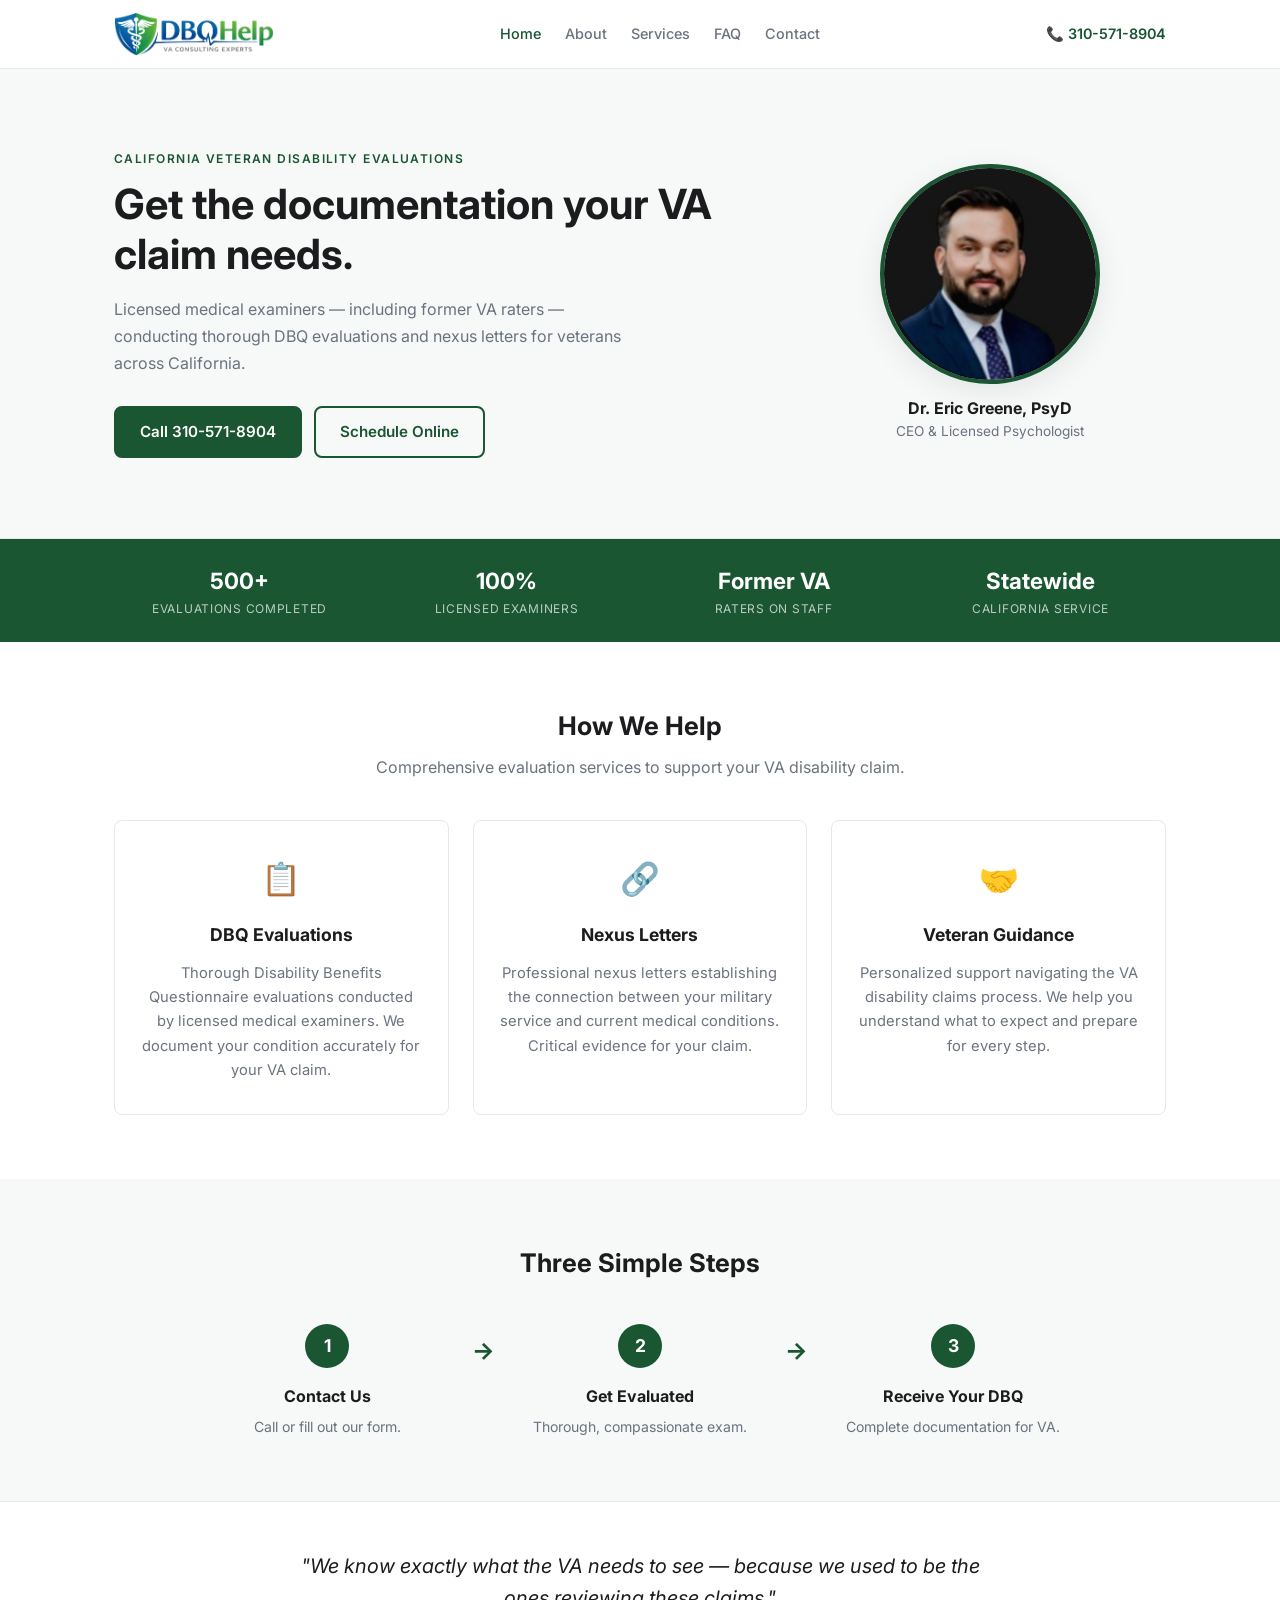
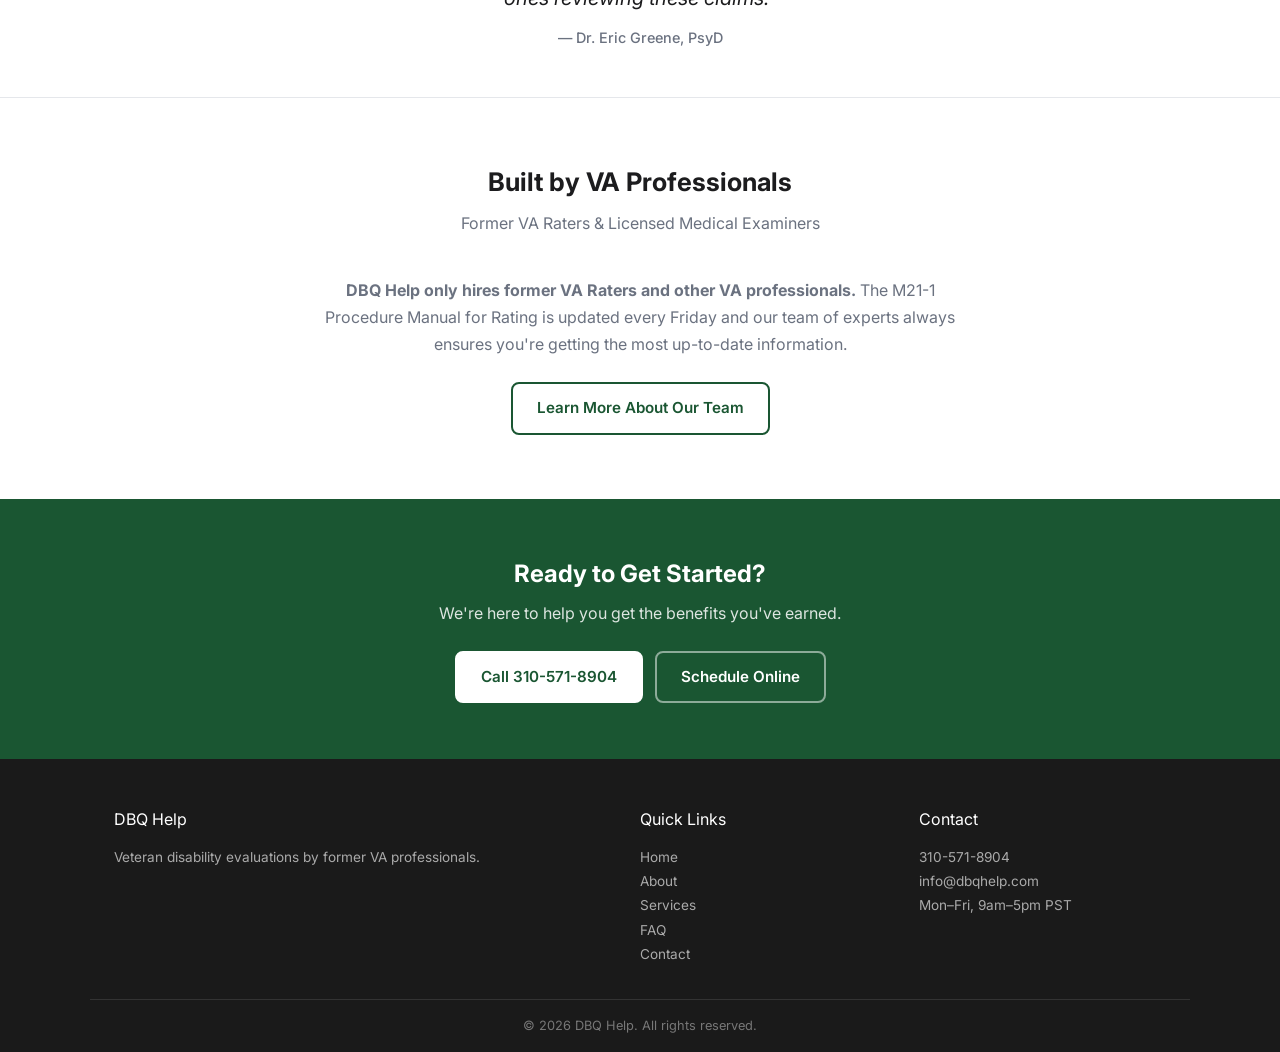
<file: index.html>
<!DOCTYPE html>
<html lang="en">
<head>
  <meta charset="UTF-8">
  <meta name="viewport" content="width=device-width, initial-scale=1.0">
  <title>DBQ Help — Expert Disability Evaluations for California Veterans</title>
  <meta name="description" content="Licensed medical examiners helping California veterans with DBQ evaluations, nexus letters, and VA disability claims. Former VA raters on staff.">
  <meta name="geo.region" content="US-CA">
  <meta name="geo.placename" content="Sacramento, California">
  <link rel="icon" href="favicon.ico">
  <link rel="apple-touch-icon" href="apple-touch-icon.png">
  <link rel="canonical" href="https://dbqhelp.com/">
  <script type="application/ld+json">{
    "@context": "https://schema.org",
    "@type": "MedicalBusiness",
    "name": "DBQ Help",
    "url": "https://dbqhelp.com",
    "telephone": "+1-310-571-8904",
    "email": "info@dbqhelp.com",
    "areaServed": { "@type": "State", "name": "California" },
    "description": "Expert DBQ evaluations and nexus letters for California veterans by former VA professionals."
  }</script>
  <link href="https://fonts.googleapis.com/css2?family=Inter:wght@400;500;600;700&display=swap" rel="stylesheet">
  <link href="cup-bundle.css" rel="stylesheet">
  <link href="cup.css" rel="stylesheet">
  <link href="dbq-a.css" rel="stylesheet">
  <script src="cup.js" type="module"></script>
</head>
<body>

  <a href="#main" class="skip-link">Skip to main content</a>

  <!-- Header: white, thin border -->
  <header class="site-header">
    <div class="site-header__inner container">
      <a href="index.html" class="site-header__logo" aria-label="DBQ Help Home">
        <img src="logo.png" alt="DBQ Help" height="48">
      </a>
      <nav class="site-header__nav" aria-label="Main navigation">
        <a href="index.html" aria-current="page">Home</a>
        <a href="about.html">About</a>
        <a href="services.html">Services</a>
        <a href="faq.html">FAQ</a>
        <a href="contact.html">Contact</a>
      </nav>
      <a href="tel:+13105718904" class="site-header__phone">📞 310-571-8904</a>
    </div>
  </header>

  <main id="main">

    <!-- HERO A: Split layout — text LEFT, Dr. Greene photo RIGHT -->
    <section class="hero" aria-labelledby="hero-heading">
      <div class="hero__inner container">
        <div class="hero__content">
          <p class="hero__eyebrow">California Veteran Disability Evaluations</p>
          <h1 id="hero-heading">Get the documentation your VA claim needs.</h1>
          <p class="hero__sub">Licensed medical examiners — including former VA raters — conducting thorough DBQ evaluations and nexus letters for veterans across California.</p>
          <div class="hero__actions">
            <a href="tel:+13105718904" class="btn btn--primary">Call 310-571-8904</a>
            <a href="contact.html" class="btn btn--outline">Schedule Online</a>
          </div>
        </div>
        <div class="hero__person">
          <div class="hero__photo">
            <img src="img/dr-greene.png" alt="Dr. Eric Greene, PsyD" width="436" height="436">
          </div>
          <p class="hero__name">Dr. Eric Greene, PsyD</p>
          <p class="hero__title">CEO &amp; Licensed Psychologist</p>
        </div>
      </div>
    </section>

    <!-- UNIQUE TO A: Stats bar with numbers -->
    <section class="stats-bar" aria-label="Key facts">
      <div class="stats-bar__inner container">
        <div class="stats-bar__item">
          <span class="stats-bar__number">500+</span>
          <span class="stats-bar__label">Evaluations Completed</span>
        </div>
        <div class="stats-bar__item">
          <span class="stats-bar__number">100%</span>
          <span class="stats-bar__label">Licensed Examiners</span>
        </div>
        <div class="stats-bar__item">
          <span class="stats-bar__number">Former VA</span>
          <span class="stats-bar__label">Raters on Staff</span>
        </div>
        <div class="stats-bar__item">
          <span class="stats-bar__number">Statewide</span>
          <span class="stats-bar__label">California Service</span>
        </div>
      </div>
    </section>

    <!-- Services: cards with emoji icons -->
    <section class="section" aria-labelledby="services-heading">
      <div class="container">
        <div class="section__header">
          <h2 id="services-heading">How We Help</h2>
          <p>Comprehensive evaluation services to support your VA disability claim.</p>
        </div>
        <div class="card-grid">
          <div class="card">
            <div class="card__icon">📋</div>
            <h3>DBQ Evaluations</h3>
            <p>Thorough Disability Benefits Questionnaire evaluations conducted by licensed medical examiners. We document your condition accurately for your VA claim.</p>
          </div>
          <div class="card">
            <div class="card__icon">🔗</div>
            <h3>Nexus Letters</h3>
            <p>Professional nexus letters establishing the connection between your military service and current medical conditions. Critical evidence for your claim.</p>
          </div>
          <div class="card">
            <div class="card__icon">🤝</div>
            <h3>Veteran Guidance</h3>
            <p>Personalized support navigating the VA disability claims process. We help you understand what to expect and prepare for every step.</p>
          </div>
        </div>
      </div>
    </section>

    <!-- Process: horizontal with arrows -->
    <section class="section section--alt" aria-labelledby="process-heading">
      <div class="container">
        <div class="section__header">
          <h2 id="process-heading">Three Simple Steps</h2>
        </div>
        <div class="steps">
          <div class="step">
            <div class="step__num">1</div>
            <h3>Contact Us</h3>
            <p>Call or fill out our form.</p>
          </div>
          <div class="step__arrow" aria-hidden="true">→</div>
          <div class="step">
            <div class="step__num">2</div>
            <h3>Get Evaluated</h3>
            <p>Thorough, compassionate exam.</p>
          </div>
          <div class="step__arrow" aria-hidden="true">→</div>
          <div class="step">
            <div class="step__num">3</div>
            <h3>Receive Your DBQ</h3>
            <p>Complete documentation for VA.</p>
          </div>
        </div>
      </div>
    </section>

    <!-- Inline quote — small, elegant, NO photo -->
    <section class="quote-section" aria-label="Message from Dr. Greene">
      <div class="container">
        <blockquote class="quote-block">
          <p>"We know exactly what the VA needs to see — because we used to be the ones reviewing these claims."</p>
          <footer>— Dr. Eric Greene, PsyD</footer>
        </blockquote>
      </div>
    </section>

    <!-- Team -->
    <section class="section" aria-labelledby="team-heading">
      <div class="container">
        <div class="section__header">
          <h2 id="team-heading">Built by VA Professionals</h2>
          <p>Former VA Raters &amp; Licensed Medical Examiners</p>
        </div>
        <div class="team-note">
          <p><strong>DBQ Help only hires former VA Raters and other VA professionals.</strong> The M21-1 Procedure Manual for Rating is updated every Friday and our team of experts always ensures you're getting the most up-to-date information.</p>
          <a href="about.html" class="btn btn--outline">Learn More About Our Team</a>
        </div>
      </div>
    </section>

    <!-- CTA -->
    <section class="cta" aria-labelledby="cta-heading">
      <div class="container">
        <h2 id="cta-heading">Ready to Get Started?</h2>
        <p>We're here to help you get the benefits you've earned.</p>
        <div class="cta__actions">
          <a href="tel:+13105718904" class="btn btn--white">Call 310-571-8904</a>
          <a href="contact.html" class="btn btn--outline-white">Schedule Online</a>
        </div>
      </div>
    </section>

  </main>

  <footer class="site-footer">
    <div class="site-footer__inner container">
      <div class="site-footer__col">
        <h3>DBQ Help</h3>
        <p>Veteran disability evaluations by former VA professionals.</p>
      </div>
      <div class="site-footer__col">
        <h3>Quick Links</h3>
        <a href="index.html">Home</a>
        <a href="about.html">About</a>
        <a href="services.html">Services</a>
        <a href="faq.html">FAQ</a>
        <a href="contact.html">Contact</a>
      </div>
      <div class="site-footer__col">
        <h3>Contact</h3>
        <p><a href="tel:+13105718904">310-571-8904</a></p>
        <p><a href="mailto:info@dbqhelp.com">info@dbqhelp.com</a></p>
        <p>Mon–Fri, 9am–5pm PST</p>
      </div>
    </div>
    <div class="site-footer__bottom"><p>&copy; 2026 DBQ Help. All rights reserved.</p></div>
  </footer>
  <script src="dbq-app.js"></script>
  <script async src="https://www.googletagmanager.com/gtag/js?id=G-XXXXXXXXXX"></script>
  <script>window.dataLayer=window.dataLayer||[];function gtag(){dataLayer.push(arguments)}gtag("js",new Date);gtag("config","G-XXXXXXXXXX")</script>
  <script>
  /* Cache-buster: reloads once when version.txt changes */
  (function(){
    if(navigator.userAgent.match(/bot|crawl|spider|slurp|Googlebot/i))return;
    fetch('version.txt',{cache:'no-store'}).then(function(r){return r.text()}).then(function(v){
      v=v.trim();var k='dbq_v';var old=localStorage.getItem(k);
      if(!old){localStorage.setItem(k,v);return}
      if(old!==v){localStorage.setItem(k,v);location.reload()}
    }).catch(function(){})
  })()
  </script>
</body>
</html>
</file>
<file: cup-bundle.css>
/* cup-core production bundle — single file, no @import waterfall */
/* Generated: 2026-04-17 — includes: reset, tokens, a11y, nano, micro, components, motion, responsive, print, light theme */
/* Excluded: dark.css (unused — site is light-only) */

/* Explicit layer order: cup-override LAST so dbq-theme.css overrides default theme */
@layer cup-reset, cup-tokens, cup-nano, cup-micro, cup-component, cup-motion, cup-theme, cup-override;

/* === reset.css === */
/* cup-core/reset.css — Minimal Reset
 * Opinionated defaults for consistent cross-browser rendering.
 * Does not fight the platform — just normalizes the gaps. */

@layer cup-reset {
  *,
  *::before,
  *::after {
    box-sizing: border-box;
  }

  * {
    margin: 0;
    padding: 0;
  }

  html {
    color-scheme: dark light;
    -webkit-text-size-adjust: 100%;
    -moz-text-size-adjust: 100%;
    text-size-adjust: 100%;
    -webkit-font-smoothing: antialiased;
    -moz-osx-font-smoothing: grayscale;
  }

  body {
    font-family: var(--cup-font-family);
    font-size: var(--cup-font-size-base);
    line-height: var(--cup-line-height);
    color: var(--cup-color-on-surface);
    background-color: var(--cup-color-surface);
  }

  img,
  picture,
  video,
  canvas,
  svg {
    display: block;
    max-width: 100%;
  }

  input,
  button,
  textarea,
  select {
    font: inherit;
    color: inherit;
  }

  button {
    cursor: pointer;
    border: none;
    background: none;
  }

  a {
    color: inherit;
    text-decoration: none;
  }

  ul,
  ol {
    list-style: none;
  }

  table {
    border-collapse: collapse;
    border-spacing: 0;
  }

  h1, h2, h3, h4, h5, h6 {
    font-size: inherit;
    font-weight: inherit;
  }

  fieldset {
    border: none;
  }

  /* Remove default summary marker */
  summary {
    cursor: pointer;
  }

  /* Hidden but accessible */
  .cup-sr-only {
    position: absolute;
    width: 1px;
    height: 1px;
    padding: 0;
    margin: -1px;
    overflow: hidden;
    clip: rect(0, 0, 0, 0);
    white-space: nowrap;
    border: 0;
  }
}


/* === tokens.css === */
/* cup-core/tokens.css — Design Tokens
 * All visual decisions as CSS custom properties.
 * Override at any scope to customize. */

@layer cup-tokens {
:root {
  /* ── Color: Semantic, not decorative ── */
  --cup-color-surface:      #1a1a2e;
  --cup-color-on-surface:   #e0e0e0;
  --cup-color-surface-alt:  #16213e;
  --cup-color-primary:      #4fc3f7;
  --cup-color-on-primary:   #000000;
  --cup-color-secondary:    #b0bec5;
  --cup-color-error:        #ef5350;
  --cup-color-on-error:     #ffffff;
  --cup-color-success:      #66bb6a;
  --cup-color-warning:      #ffa726;
  --cup-color-info:         #29b6f6;
  --cup-color-border:       #333333;
  --cup-color-focus:        #4fc3f7;
  --cup-color-disabled:     #555555;
  --cup-color-on-disabled:  #999999;
  --cup-color-placeholder:  #888888;

  /* ── Spacing: Consistent rhythm ── */
  --cup-space-2xs: 0.125rem;  /*  2px */
  --cup-space-xs:  0.25rem;   /*  4px */
  --cup-space-sm:  0.5rem;    /*  8px */
  --cup-space-md:  1rem;      /* 16px */
  --cup-space-lg:  1.5rem;    /* 24px */
  --cup-space-xl:  2rem;      /* 32px */
  --cup-space-2xl: 3rem;      /* 48px */

  /* ── Typography ── */
  --cup-font-family:       system-ui, -apple-system, 'Segoe UI', Roboto, sans-serif;
  --cup-font-family-mono:  ui-monospace, 'Cascadia Code', 'Fira Code', monospace;
  --cup-font-size-xs:   0.75rem;    /* 12px */
  --cup-font-size-sm:   0.875rem;   /* 14px */
  --cup-font-size-base: 1rem;       /* 16px */
  --cup-font-size-lg:   1.25rem;    /* 20px */
  --cup-font-size-xl:   1.5rem;     /* 24px */
  --cup-font-size-2xl:  2rem;       /* 32px */
  --cup-font-weight-normal: 400;
  --cup-font-weight-medium: 500;
  --cup-font-weight-bold:   700;
  --cup-line-height:        1.5;
  --cup-line-height-tight:  1.25;

  /* ── Shape ── */
  --cup-radius-sm:   4px;
  --cup-radius-md:   8px;
  --cup-radius-lg:   12px;
  --cup-radius-full: 9999px;

  /* ── Motion ── */
  --cup-transition-fast:   150ms ease;
  --cup-transition-normal: 250ms ease;
  --cup-transition-slow:   400ms ease;
  --cup-easing-spring:     cubic-bezier(.34, 1.56, .64, 1);
  --cup-easing-bounce:     cubic-bezier(.34, .66, .66, 1);
  --cup-easing-smooth:     cubic-bezier(.4, 0, .2, 1);

  /* ── Breakpoints (used via @media) ── */
  --cup-bp-sm:  640px;
  --cup-bp-md:  768px;
  --cup-bp-lg: 1024px;
  --cup-bp-xl: 1280px;

  /* ── Elevation ── */
  --cup-shadow-color: 0 0% 0%;
  --cup-shadow-sm:  0  1px  2px hsl(var(--cup-shadow-color) / 0.3);
  --cup-shadow-md:  0  4px  8px hsl(var(--cup-shadow-color) / 0.3);
  --cup-shadow-lg:  0  8px 24px hsl(var(--cup-shadow-color) / 0.3);
  --cup-shadow-xl:  0 16px 48px hsl(var(--cup-shadow-color) / 0.4);

  /* ── Touch Target ── */
  --cup-touch-min: 44px;

  /* ── Z-Index Scale ── */
  --cup-z-dropdown: 100;
  --cup-z-sticky:   200;
  --cup-z-overlay:  300;
  --cup-z-modal:    400;
  --cup-z-toast:    500;
}
} /* end @layer cup-tokens */


/* === a11y.css === */
/* cup-core/a11y.css — Accessibility Utilities
 * Focus rings, reduced motion, high contrast, screen reader helpers. */

@layer cup-nano {

  /* ── Focus Ring ── */
  :focus-visible {
    outline: 2px solid var(--cup-color-focus);
    outline-offset: 2px;
  }

  /* Remove outline for mouse users */
  :focus:not(:focus-visible) {
    outline: none;
  }

  /* ── Reduced Motion ── */
  @media (prefers-reduced-motion: reduce) {
    *,
    *::before,
    *::after {
      animation-duration: 0.01ms !important;
      animation-iteration-count: 1 !important;
      transition-duration: 0.01ms !important;
      scroll-behavior: auto !important;
    }
  }

  /* ── High Contrast ── */
  @media (forced-colors: active) {
    .cup-input {
      border: 1px solid ButtonText;
    }

    .cup-input:focus-visible {
      outline: 2px solid Highlight;
    }

    .cup-error {
      color: LinkText;
    }
  }

  /* ── Increased Contrast ── */
  @media (prefers-contrast: more) {
    :root {
      --cup-color-border: #666666;
      --cup-color-placeholder: #aaaaaa;
    }

    .cup-button {
      border-width: 2px;
    }

    .cup-input {
      border-width: 2px;
    }
  }

  /* ── Hit Fill ── */
  /* Stretch interactive element to fill flex/grid parent height.
   * Content stays centered. No sibling disruption.
   * Use on links, buttons, icons inside flex containers
   * where the visual element is smaller than the ideal hit area. */
  .cup-hit-fill {
    align-self: stretch;
    display: inline-flex;
    align-items: center;
  }

  /* ── Skip Link ── */
  .cup-skip-link {
    position: absolute;
    top: -100%;
    left: var(--cup-space-md);
    padding: var(--cup-space-sm) var(--cup-space-md);
    background: var(--cup-color-primary);
    color: var(--cup-color-on-primary);
    border-radius: var(--cup-radius-sm);
    z-index: var(--cup-z-toast);
    font-weight: var(--cup-font-weight-medium);
    text-decoration: none;
  }

  .cup-skip-link:focus {
    top: var(--cup-space-md);
  }
}


/* === css/nano.css === */
/* cup-core/css/nano.css — Nano Component Styles
 * Each nano is a single CSS concern: label, input, hint, error, icon, skeleton, divider.
 * These are the atoms everything else composes. */

/* @property must be top-level (not inside @layer) for percentage interpolation */
@property --cup-ripple-expand {
  syntax: '<percentage>';
  initial-value: 0%;
  inherits: false;
}

@layer cup-nano {

  /* ── Label ── */
  .cup-label {
    display: block;
    font-size: var(--cup-font-size-sm);
    font-weight: var(--cup-font-weight-medium);
    color: var(--cup-color-on-surface);
    margin-bottom: var(--cup-space-xs);
    line-height: var(--cup-line-height-tight);
  }



  /* ── Input ── */
  .cup-input {
    display: block;
    width: 100%;
    padding: var(--cup-space-sm) var(--cup-space-md);
    font-size: var(--cup-font-size-base);
    line-height: var(--cup-line-height);
    color: var(--cup-color-on-surface);
    background-color: var(--cup-color-surface);
    border: 1px solid var(--cup-color-border);
    border-radius: var(--cup-radius-sm);
    transition: border-color var(--cup-transition-fast),
                box-shadow var(--cup-transition-fast);
    outline: none;
  }

  .cup-input::placeholder {
    color: var(--cup-color-placeholder);
  }

  .cup-input:focus-visible {
    border-color: var(--cup-color-focus);
    box-shadow: 0 0 0 2px color-mix(in srgb, var(--cup-color-focus) 30%, transparent);
  }

  .cup-input[aria-invalid="true"] {
    border-color: var(--cup-color-error);
  }

  .cup-input[aria-invalid="true"]:focus-visible {
    box-shadow: 0 0 0 2px color-mix(in srgb, var(--cup-color-error) 30%, transparent);
  }

  .cup-input:disabled {
    background-color: var(--cup-color-disabled);
    color: var(--cup-color-on-disabled);
    cursor: not-allowed;
    opacity: 0.7;
  }

  .cup-input[readonly] {
    background-color: var(--cup-color-surface-alt);
    cursor: default;
  }

  /* Native select styling */
  select.cup-input {
    appearance: none;
    background-image: url("data:image/svg+xml,%3Csvg xmlns='http://www.w3.org/2000/svg' width='12' height='12' viewBox='0 0 12 12'%3E%3Cpath fill='%23888' d='M6 8L1 3h10z'/%3E%3C/svg%3E");
    background-repeat: no-repeat;
    background-position: right var(--cup-space-sm) center;
    padding-right: var(--cup-space-xl);
  }

  /* Textarea */
  textarea.cup-input {
    resize: vertical;
    min-height: 5rem;
  }

  /* ── Hint ── */
  .cup-hint {
    display: block;
    font-size: var(--cup-font-size-xs);
    color: var(--cup-color-secondary);
    margin-top: var(--cup-space-xs);
    line-height: var(--cup-line-height);
  }

  /* ── Error ── */
  .cup-error {
    display: block;
    font-size: var(--cup-font-size-xs);
    color: var(--cup-color-error);
    margin-top: var(--cup-space-xs);
    line-height: var(--cup-line-height);
  }



  /* ── Icon ── */
  .cup-icon {
    display: inline-flex;
    align-items: center;
    justify-content: center;
    width: 1.25em;
    height: 1.25em;
    flex-shrink: 0;
    vertical-align: middle;
  }

  .cup-icon svg {
    width: 100%;
    height: 100%;
    fill: currentColor;
  }

  .cup-icon[data-size="sm"] {
    width: 1em;
    height: 1em;
  }

  .cup-icon[data-size="lg"] {
    width: 1.5em;
    height: 1.5em;
  }

  /* ── Skeleton ── */
  .cup-skeleton {
    display: block;
    background: linear-gradient(
      90deg,
      var(--cup-color-border) 25%,
      var(--cup-color-surface-alt) 50%,
      var(--cup-color-border) 75%
    );
    background-size: 200% 100%;
    animation: cup-shimmer 1.5s ease-in-out infinite;
    border-radius: var(--cup-radius-sm);
    min-height: 1rem;
  }

  .cup-skeleton[data-variant="text"] {
    height: 1em;
    width: 80%;
    border-radius: var(--cup-radius-sm);
  }

  .cup-skeleton[data-variant="circle"] {
    width: 2.5rem;
    height: 2.5rem;
    border-radius: var(--cup-radius-full);
  }

  .cup-skeleton[data-variant="rect"] {
    height: 4rem;
    width: 100%;
  }

  @keyframes cup-shimmer {
    0%   { background-position: 200% 0; }
    100% { background-position: -200% 0; }
  }

  /* ── Divider ── */
  .cup-divider {
    border: none;
    border-top: 1px solid var(--cup-color-border);
    margin: var(--cup-space-md) 0;
  }

  .cup-divider[data-vertical] {
    border-top: none;
    border-left: 1px solid var(--cup-color-border);
    margin: 0 var(--cup-space-md);
    align-self: stretch;
    height: auto;
    width: 0;
  }

  /* ── Focus Ring (global) ── */
  :focus-visible {
    outline: 2px solid var(--cup-color-focus);
    outline-offset: 2px;
  }

  /* ── Effects ── */
  /* Clean entrance/exit/emphasis effects — data-attribute driven.
   * Usage: <div data-effect="fade-in">...</div>
   * All durations use transition tokens. All respect prefers-reduced-motion. */

  /* Entrance */
  @keyframes cup-fade-in {
    from { opacity: 0; }
    to   { opacity: 1; }
  }

  @keyframes cup-slide-up {
    from { opacity: 0; transform: translateY(0.5rem); }
    to   { opacity: 1; transform: translateY(0); }
  }

  @keyframes cup-scale-in {
    from { opacity: 0; transform: scale(0.9); }
    to   { opacity: 1; transform: scale(1); }
  }

  /* Exit */
  @keyframes cup-fade-out {
    from { opacity: 1; }
    to   { opacity: 0; }
  }

  @keyframes cup-slide-down {
    from { opacity: 1; transform: translateY(0); }
    to   { opacity: 0; transform: translateY(0.5rem); }
  }

  /* Emphasis */
  @keyframes cup-pulse {
    0%, 100% { opacity: 1; }
    50%      { opacity: 0.6; }
  }

  @keyframes cup-shake {
    0%, 100% { transform: translateX(0); }
    20%      { transform: translateX(-4px); }
    40%      { transform: translateX(4px); }
    60%      { transform: translateX(-2px); }
    80%      { transform: translateX(2px); }
  }

  /* Feedback — ripple wave (subtle lighten ring passes through the element)
   * Uses @property --cup-ripple-expand for smooth percentage interpolation.
   * White gradient + mix-blend-mode:overlay lightens the element's own colors
   * without adding a separate hue — invisible on background, visible on content.
   */
  @keyframes cup-ripple-wave {
    0%   { --cup-ripple-expand: 0%;   opacity: 1; }
    80%  { opacity: 0.5; }
    100% { --cup-ripple-expand: 100%; opacity: 0; }
  }

  [data-effect="ripple"] {
    position: relative;
    overflow: hidden;
  }

  [data-effect="ripple"]::after {
    content: '';
    position: absolute;
    inset: -50%;
    pointer-events: none;
    border-radius: inherit;
    background: radial-gradient(
      circle at center,
      transparent calc(var(--cup-ripple-expand) - 6%),
      rgba(255, 255, 255, 0.08) calc(var(--cup-ripple-expand) - 3%),
      rgba(255, 255, 255, 0.18) var(--cup-ripple-expand),
      rgba(255, 255, 255, 0.08) calc(var(--cup-ripple-expand) + 3%),
      transparent calc(var(--cup-ripple-expand) + 6%),
      transparent 100%
    );
    animation: cup-ripple-wave 1.4s ease-out both;
    mix-blend-mode: overlay;
  }

  /* Data-attribute activation */
  [data-effect="fade-in"]    { animation: cup-fade-in   250ms ease both; }
  [data-effect="slide-up"]   { animation: cup-slide-up  250ms ease both; }
  [data-effect="scale-in"]   { animation: cup-scale-in  250ms ease both; }
  [data-effect="fade-out"]   { animation: cup-fade-out  250ms ease both; }
  [data-effect="slide-down"] { animation: cup-slide-down 250ms ease both; }
  [data-effect="pulse"]      { animation: cup-pulse 1s ease infinite; }
  [data-effect="shake"]      { animation: cup-shake 400ms ease; }

  /* Speed modifiers */
  [data-effect-speed="fast"] { animation-duration: 150ms; }
  [data-effect-speed="slow"] { animation-duration: 400ms; }

  /* Delay modifiers */
  [data-effect-delay="100"] { animation-delay: 100ms; }
  [data-effect-delay="200"] { animation-delay: 200ms; }
  [data-effect-delay="300"] { animation-delay: 300ms; }
  [data-effect-delay="500"] { animation-delay: 500ms; }

  /* ── Powered-by attribution ── */
  cup-powered-by {
    display: block;
    margin-top: var(--cup-space-xs);
    transition: opacity var(--cup-transition-normal);
  }
  .cup-powered-by {
    font-size: 0.65rem;
    opacity: 0.5;
    transition: opacity var(--cup-transition-fast);
  }
  .cup-powered-by:hover {
    opacity: 0.7;
  }
  .cup-powered-by__link {
    color: inherit;
    font-size: inherit;
    line-height: inherit;
    text-decoration: none;
  }
  .cup-powered-by__link:hover {
    text-decoration: underline;
  }
  .cup-powered-by__sol {
    cursor: pointer;
    transition: opacity var(--cup-transition-fast);
  }
  .cup-powered-by__sol:hover,
  .cup-powered-by__sol:focus-visible {
    opacity: 1;
    text-decoration: underline;
  }

  /* ── Theme Picker ── */
  cup-theme-picker {
    display: inline-block;
  }
  .cup-theme-picker__trigger {
    cursor: pointer;
    font-size: inherit;
    opacity: 0.4;
    transition: opacity var(--cup-transition-fast);
    user-select: none;
  }
  .cup-theme-picker__trigger:hover,
  .cup-theme-picker__trigger:focus-visible {
    opacity: 0.8;
  }
  .cup-tp__backdrop {
    display: none; /* kept for backward compat but no longer used */
  }
  .cup-tp {
    position: fixed;
    top: 60px;
    right: var(--cup-space-md);
    width: 340px;
    max-height: 85vh;
    overflow-y: auto;
    display: flex;
    flex-direction: column;
    background: var(--cup-color-surface);
    color: var(--cup-color-on-surface);
    border: 1px solid var(--cup-color-border);
    border-radius: var(--cup-radius-md);
    box-shadow: var(--cup-shadow-lg);
    z-index: 2147483647;
    font-size: var(--cup-font-size-sm);
    resize: none;
  }
  .cup-tp__header {
    display: flex;
    justify-content: space-between;
    align-items: center;
    padding: var(--cup-space-xs) var(--cup-space-sm);
    border-bottom: 1px solid var(--cup-color-border);
    user-select: none;
  }
  .cup-tp__drag-handle { cursor: grab; }
  .cup-tp__drag-handle:active { cursor: grabbing; }
  .cup-tp__title {
    font-weight: 700;
    font-size: var(--cup-font-size-sm);
    white-space: nowrap;
  }
  .cup-tp__header-btns {
    display: flex;
    gap: var(--cup-space-2xs);
  }
  .cup-tp__minimize,
  .cup-tp__close {
    background: none;
    border: none;
    color: var(--cup-color-on-surface);
    font-size: var(--cup-font-size-lg);
    cursor: pointer;
    line-height: 1;
    padding: 0 var(--cup-space-2xs);
    opacity: 0.6;
  }
  .cup-tp__minimize:hover,
  .cup-tp__close:hover { opacity: 1; }

  /* ── Tabs ── */
  .cup-tp__tabs {
    display: flex;
    border-bottom: 1px solid var(--cup-color-border);
  }
  .cup-tp__tab {
    flex: 1;
    padding: var(--cup-space-xs);
    font-size: var(--cup-font-size-xs);
    font-family: inherit;
    background: none;
    border: none;
    border-bottom: 2px solid transparent;
    color: var(--cup-color-on-surface);
    cursor: pointer;
    opacity: 0.6;
    transition: opacity var(--cup-transition-fast), border-color var(--cup-transition-fast);
    white-space: nowrap;
  }
  .cup-tp__tab:hover { opacity: 0.9; }
  .cup-tp__tab--active {
    opacity: 1;
    border-bottom-color: var(--cup-color-primary);
    font-weight: 600;
  }
  .cup-tp__tab-body {
    flex: 1;
    overflow-y: auto;
    padding: var(--cup-space-sm);
    display: flex;
    flex-direction: column;
    gap: var(--cup-space-sm);
  }
  .cup-tp__tab-content {
    display: flex;
    flex-direction: column;
    gap: var(--cup-space-sm);
  }

  /* ── Resize handle ── */
  .cup-tp__resize-handle {
    text-align: right;
    padding: 0 var(--cup-space-2xs);
    font-size: 10px;
    cursor: nwse-resize;
    opacity: 0.3;
    user-select: none;
    line-height: 1;
  }
  .cup-tp__resize-handle:hover { opacity: 0.7; }
  .cup-tp__section-title {
    font-weight: 600;
    font-size: var(--cup-font-size-xs);
    text-transform: uppercase;
    letter-spacing: 0.05em;
    opacity: 0.6;
    margin-bottom: var(--cup-space-xs);
  }
  .cup-tp__presets {
    display: grid;
    grid-template-columns: 1fr 1fr;
    gap: var(--cup-space-xs);
  }
  .cup-tp__preset {
    display: flex;
    flex-direction: column;
    align-items: center;
    gap: var(--cup-space-2xs);
    padding: var(--cup-space-xs);
    background: var(--cup-color-surface-alt);
    border: 1px solid var(--cup-color-border);
    border-radius: var(--cup-radius-sm);
    cursor: pointer;
    transition: border-color var(--cup-transition-fast);
    color: var(--cup-color-on-surface);
    font-family: inherit;
  }
  .cup-tp__preset:hover {
    border-color: var(--cup-color-primary);
  }
  .cup-tp__preset--active {
    border-color: var(--cup-color-primary);
    box-shadow: 0 0 0 1px var(--cup-color-primary);
  }
  .cup-tp__preset-swatches {
    display: flex;
    gap: 2px;
  }
  .cup-tp__preset-dot {
    width: 14px;
    height: 14px;
    border-radius: var(--cup-radius-full);
    border: 1px solid rgba(128,128,128,0.3);
  }
  .cup-tp__preset-name {
    font-size: var(--cup-font-size-xs);
    white-space: nowrap;
  }
  .cup-tp__colors {
    display: grid;
    grid-template-columns: 1fr 1fr;
    gap: var(--cup-space-xs);
  }
  .cup-tp__color-row {
    display: flex;
    align-items: center;
    gap: var(--cup-space-xs);
    cursor: pointer;
  }
  .cup-tp__swatch {
    width: 28px;
    height: 28px;
    border: 1px solid var(--cup-color-border);
    border-radius: var(--cup-radius-sm);
    padding: 0;
    cursor: pointer;
    flex-shrink: 0;
  }
  .cup-tp__color-label {
    font-size: var(--cup-font-size-xs);
  }
  .cup-tp__actions {
    display: flex;
    gap: var(--cup-space-xs);
    flex-wrap: wrap;
  }
  .cup-tp__btn {
    flex: 1;
    min-width: 0;
    padding: var(--cup-space-xs) var(--cup-space-sm);
    font-size: var(--cup-font-size-xs);
    font-family: inherit;
    border: 1px solid var(--cup-color-border);
    border-radius: var(--cup-radius-sm);
    background: var(--cup-color-surface-alt);
    color: var(--cup-color-on-surface);
    cursor: pointer;
    transition: background var(--cup-transition-fast);
    white-space: nowrap;
  }
  .cup-tp__btn:hover {
    background: var(--cup-color-primary);
    color: var(--cup-color-on-primary);
    border-color: var(--cup-color-primary);
  }
  /* Advanced Settings */
  .cup-tp__adv-toggle {
    display: flex;
    align-items: center;
    gap: var(--cup-space-xs);
    width: 100%;
    padding: var(--cup-space-xs) 0;
    margin-top: var(--cup-space-xs);
    font-size: var(--cup-font-size-xs);
    font-family: inherit;
    color: var(--cup-color-on-surface);
    background: none;
    border: none;
    border-top: 1px solid var(--cup-color-border);
    cursor: pointer;
    opacity: 0.7;
    transition: opacity var(--cup-transition-fast);
  }
  .cup-tp__adv-toggle:hover { opacity: 1; }
  .cup-tp__adv-arrow {
    display: inline-block;
    font-size: 0.6em;
    transition: transform var(--cup-transition-fast);
  }
  .cup-tp__adv-toggle[aria-expanded="true"] .cup-tp__adv-arrow {
    transform: rotate(90deg);
  }
  .cup-tp__adv-body {
    max-height: 200px;
    overflow-y: auto;
  }

  /* ── Inspector Tab ── */
  .cup-insp__controls {
    display: flex;
    align-items: center;
    gap: var(--cup-space-xs);
    flex-wrap: wrap;
  }
  .cup-insp__pick-btn {
    font-weight: 600;
  }
  .cup-insp__pick-btn--on {
    background: var(--cup-color-primary);
    color: var(--cup-color-on-primary);
    border-color: var(--cup-color-primary);
  }
  .cup-insp__multi-label {
    font-size: var(--cup-font-size-xs);
    display: flex;
    align-items: center;
    gap: var(--cup-space-2xs);
    cursor: pointer;
  }
  .cup-insp__content {
    display: flex;
    flex-direction: column;
    gap: var(--cup-space-xs);
  }
  .cup-insp__empty {
    font-size: var(--cup-font-size-xs);
    opacity: 0.5;
    text-align: center;
    padding: var(--cup-space-md) 0;
  }
  .cup-insp__meta {
    font-size: var(--cup-font-size-xs);
    opacity: 0.7;
  }
  .cup-insp__section {
    display: flex;
    flex-direction: column;
    gap: var(--cup-space-2xs);
  }
  .cup-insp__props {
    display: flex;
    flex-direction: column;
    gap: 1px;
  }
  .cup-insp__prop {
    display: flex;
    align-items: center;
    gap: var(--cup-space-2xs);
    font-size: 11px;
    padding: 2px 0;
  }
  .cup-insp__prop-name {
    min-width: 100px;
    flex-shrink: 0;
    opacity: 0.7;
    font-family: monospace;
    font-size: 10px;
  }
  .cup-insp__prop-value {
    flex: 1;
    min-width: 0;
    background: var(--cup-color-surface-alt);
    border: 1px solid transparent;
    border-radius: var(--cup-radius-sm);
    color: var(--cup-color-on-surface);
    font-family: monospace;
    font-size: 10px;
    padding: 2px 4px;
  }
  .cup-insp__prop-value:focus {
    border-color: var(--cup-color-primary);
    outline: none;
  }
  .cup-insp__prop-value--mod {
    color: #ff9800;
    border-color: #ff9800;
  }
  .cup-insp__prop-token {
    font-size: 9px;
    background: var(--cup-color-surface-alt);
    border-radius: var(--cup-radius-sm);
    padding: 1px 4px;
    color: var(--cup-color-primary);
    cursor: pointer;
    white-space: nowrap;
    flex-shrink: 0;
  }
  .cup-insp__prop-token:hover {
    text-decoration: underline;
  }
  .cup-insp__note-wrap {
    display: flex;
    flex-direction: column;
    gap: var(--cup-space-2xs);
    margin-top: var(--cup-space-xs);
    border-top: 1px solid var(--cup-color-border);
    padding-top: var(--cup-space-xs);
  }
  .cup-insp__note {
    width: 100%;
    font-family: inherit;
    font-size: var(--cup-font-size-xs);
    background: var(--cup-color-surface-alt);
    border: 1px solid var(--cup-color-border);
    border-radius: var(--cup-radius-sm);
    color: var(--cup-color-on-surface);
    padding: var(--cup-space-2xs) var(--cup-space-xs);
    resize: vertical;
  }
  .cup-insp__note:focus {
    border-color: var(--cup-color-primary);
    outline: none;
  }

  /* ── Selections Tab ── */
  .cup-sel__list {
    display: flex;
    flex-direction: column;
    gap: var(--cup-space-xs);
    max-height: 50vh;
    overflow-y: auto;
  }
  .cup-sel__entry {
    background: var(--cup-color-surface-alt);
    border: 1px solid var(--cup-color-border);
    border-radius: var(--cup-radius-sm);
    padding: var(--cup-space-xs);
    display: flex;
    flex-direction: column;
    gap: 2px;
  }
  .cup-sel__entry-header {
    display: flex;
    align-items: center;
    gap: var(--cup-space-2xs);
    cursor: pointer;
  }
  .cup-sel__entry-num {
    width: 18px;
    height: 18px;
    border-radius: 50%;
    background: #ff9800;
    color: #000;
    font-size: 10px;
    font-weight: 700;
    display: flex;
    align-items: center;
    justify-content: center;
    flex-shrink: 0;
  }
  .cup-sel__entry-selector {
    flex: 1;
    font-family: monospace;
    font-size: 11px;
    overflow: hidden;
    text-overflow: ellipsis;
    white-space: nowrap;
  }
  .cup-sel__entry-remove {
    background: none;
    border: none;
    color: var(--cup-color-on-surface);
    font-size: var(--cup-font-size-base);
    cursor: pointer;
    opacity: 0.5;
    padding: 0 2px;
    line-height: 1;
  }
  .cup-sel__entry-remove:hover { opacity: 1; color: var(--cup-color-error); }
  .cup-sel__entry-summary {
    font-size: 10px;
    opacity: 0.6;
    font-family: monospace;
    overflow: hidden;
    text-overflow: ellipsis;
    white-space: nowrap;
  }
  .cup-sel__entry-note {
    font-size: var(--cup-font-size-xs);
    font-style: italic;
    opacity: 0.8;
  }
  .cup-sel__entry-edits {
    font-size: 10px;
    color: #ff9800;
    font-family: monospace;
  }
}


/* === css/micro.css === */
/* cup-core/css/micro.css — Micro Component Styles
 * Composed layouts for field groups, buttons, toggles, badges, chips. */

@layer cup-micro {

  /* ── Custom Element Hosts ──
   * Light-DOM cup elements render styled children inside unstyled hosts.
   * These rules give the host element the same geometry so effects
   * (trace, ripple, enchant) and layout work against the real shape. */
  cup-badge {
    display: inline-flex;
    border-radius: var(--cup-radius-full);
  }

  cup-chip {
    display: inline-flex;
    border-radius: var(--cup-radius-full);
  }

  cup-button {
    display: inline-flex;
    border-radius: var(--cup-radius-sm);
  }

  cup-button[rounded] {
    border-radius: var(--cup-radius-full);
  }

  cup-button[round] {
    border-radius: var(--cup-radius-full);
  }

  cup-toast {
    display: block;
  }

  cup-stepper {
    display: block;
    width: 100%;
  }

  cup-progress {
    display: block;
    width: 100%;
  }

  /* ── Field (wrapper for label + input + hint + error) ── */
  .cup-field {
    display: flex;
    flex-direction: column;
    gap: 0;
    margin-bottom: var(--cup-space-md);
  }

  /* ── Button ── */
  .cup-button {
    display: inline-flex;
    align-items: center;
    justify-content: center;
    gap: var(--cup-space-sm);
    padding: var(--cup-space-sm) var(--cup-space-lg);
    font-size: var(--cup-font-size-base);
    font-weight: var(--cup-font-weight-medium);
    line-height: var(--cup-line-height-tight);
    border: 1px solid transparent;
    border-radius: var(--cup-radius-sm);
    cursor: pointer;
    transition: background-color var(--cup-transition-fast),
                border-color var(--cup-transition-fast),
                color var(--cup-transition-fast),
                box-shadow var(--cup-transition-fast);
    text-decoration: none;
    white-space: nowrap;
  }

  .cup-button:focus-visible {
    outline: 2px solid var(--cup-color-focus);
    outline-offset: 2px;
  }

  .cup-button:disabled,
  .cup-button[data-loading] {
    cursor: not-allowed;
    opacity: 0.6;
    pointer-events: none;
  }

  /* Primary */
  .cup-button--primary {
    background-color: var(--cup-color-primary);
    color: var(--cup-color-on-primary);
  }

  .cup-button--primary:hover:not(:disabled) {
    filter: brightness(1.1);
  }

  /* Secondary */
  .cup-button--secondary {
    background-color: transparent;
    color: var(--cup-color-on-surface);
    border-color: var(--cup-color-border);
  }

  .cup-button--secondary:hover:not(:disabled) {
    background-color: var(--cup-color-surface-alt);
  }

  /* Ghost */
  .cup-button--ghost {
    background: transparent;
    color: var(--cup-color-on-surface);
  }

  .cup-button--ghost:hover:not(:disabled) {
    background-color: var(--cup-color-surface-alt);
  }

  /* Danger */
  .cup-button--danger {
    background-color: var(--cup-color-error);
    color: var(--cup-color-on-error);
  }

  .cup-button--danger:hover:not(:disabled) {
    filter: brightness(1.1);
  }

  /* Sizes */
  .cup-button--sm {
    padding: var(--cup-space-xs) var(--cup-space-md);
    font-size: var(--cup-font-size-sm);
  }

  .cup-button--lg {
    padding: var(--cup-space-md) var(--cup-space-xl);
    font-size: var(--cup-font-size-lg);
  }

  /* Rounded variants */
  .cup-button--rounded {
    border-radius: var(--cup-radius-full);
  }

  .cup-button--round {
    border-radius: var(--cup-radius-full);
    width: 2.5rem;
    height: 2.5rem;
    padding: 0;
  }

  .cup-button--round.cup-button--sm {
    width: 2rem;
    height: 2rem;
  }

  .cup-button--round.cup-button--lg {
    width: 3rem;
    height: 3rem;
  }

  /* Loading spinner */
  .cup-button[data-loading]::before {
    content: '';
    width: 1em;
    height: 1em;
    border: 2px solid currentColor;
    border-top-color: transparent;
    border-radius: var(--cup-radius-full);
    animation: cup-spin 0.6s linear infinite;
  }

  @keyframes cup-spin {
    to { transform: rotate(360deg); }
  }

  /* ── Toggle ── */
  .cup-toggle {
    display: inline-flex;
    align-items: center;
    gap: var(--cup-space-sm);
    cursor: pointer;
    border: none;
    background: none;
    padding: 0;
    font: inherit;
    color: inherit;
  }

  .cup-toggle___track {
    position: relative;
    width: 2.5rem;
    height: 1.375rem;
    background-color: var(--cup-color-border);
    border-radius: var(--cup-radius-full);
    transition: background-color var(--cup-transition-fast);
  }

  .cup-toggle___thumb {
    position: absolute;
    top: 2px;
    left: 2px;
    width: 1.125rem;
    height: 1.125rem;
    background-color: var(--cup-color-on-surface);
    border-radius: var(--cup-radius-full);
    transition: transform var(--cup-transition-fast);
    will-change: transform;
  }

  .cup-toggle[aria-checked="true"] .cup-toggle___track {
    background-color: var(--cup-color-primary);
  }

  .cup-toggle[aria-checked="true"] .cup-toggle___thumb {
    transform: translateX(1.125rem);
  }

  /* ── Badge ── */
  .cup-badge {
    display: inline-flex;
    align-items: center;
    padding: var(--cup-space-2xs) var(--cup-space-sm);
    font-size: var(--cup-font-size-xs);
    font-weight: var(--cup-font-weight-medium);
    border-radius: var(--cup-radius-full);
    line-height: 1;
    white-space: nowrap;
  }

  .cup-badge--default {
    background-color: var(--cup-color-surface-alt);
    color: var(--cup-color-on-surface);
  }

  .cup-badge--success {
    background-color: color-mix(in srgb, var(--cup-color-success) 20%, transparent);
    color: var(--cup-color-success);
  }

  .cup-badge--error {
    background-color: color-mix(in srgb, var(--cup-color-error) 20%, transparent);
    color: var(--cup-color-error);
  }

  .cup-badge--warning {
    background-color: color-mix(in srgb, var(--cup-color-warning) 20%, transparent);
    color: var(--cup-color-warning);
  }

  .cup-badge--info {
    background-color: color-mix(in srgb, var(--cup-color-info) 20%, transparent);
    color: var(--cup-color-info);
  }

  /* ── Chip ── */
  .cup-chip {
    display: inline-flex;
    align-items: center;
    gap: var(--cup-space-xs);
    padding: var(--cup-space-xs) var(--cup-space-sm);
    font-size: var(--cup-font-size-sm);
    background-color: var(--cup-color-surface-alt);
    color: var(--cup-color-on-surface);
    border: 1px solid var(--cup-color-border);
    border-radius: var(--cup-radius-full);
    line-height: 1;
    white-space: nowrap;
  }

  .cup-chip___remove {
    display: inline-flex;
    align-items: center;
    justify-content: center;
    width: 0.75em;
    height: 0.75em;
    border: none;
    background: none;
    color: var(--cup-color-secondary);
    cursor: pointer;
    border-radius: var(--cup-radius-full);
    font-size: inherit;
    padding: 0;
    line-height: 1;
  }

  .cup-chip___remove:hover {
    color: var(--cup-color-error);
    background-color: color-mix(in srgb, var(--cup-color-error) 15%, transparent);
  }

  /* ── Checkbox ── */
  .cup-checkbox {
    display: inline-flex;
    align-items: center;
    gap: var(--cup-space-sm);
    cursor: pointer;
    margin-bottom: var(--cup-space-sm);
  }

  .cup-checkbox input[type="checkbox"] {
    width: 1.125rem;
    height: 1.125rem;
    accent-color: var(--cup-color-primary);
    cursor: pointer;
    flex-shrink: 0;
  }

  /* ── Radio Group ── */
  .cup-radio-group {
    display: flex;
    flex-direction: column;
    gap: var(--cup-space-sm);
    margin-bottom: var(--cup-space-md);
  }

  .cup-radio-group legend {
    font-size: var(--cup-font-size-sm);
    font-weight: var(--cup-font-weight-medium);
    color: var(--cup-color-on-surface);
    margin-bottom: var(--cup-space-sm);
  }

  .cup-radio-group label {
    display: inline-flex;
    align-items: center;
    gap: var(--cup-space-sm);
    cursor: pointer;
  }

  .cup-radio-group input[type="radio"] {
    width: 1.125rem;
    height: 1.125rem;
    accent-color: var(--cup-color-primary);
    cursor: pointer;
    flex-shrink: 0;
  }

  /* ── Character Count (for textarea) ── */
  .cup-char-count {
    font-size: var(--cup-font-size-xs);
    color: var(--cup-color-secondary);
    text-align: right;
    margin-top: var(--cup-space-2xs);
  }

  .cup-char-count[data-over] {
    color: var(--cup-color-error);
  }
}


/* === css/components.css === */
/* cup-core/css/components.css — Component (Organism) Styles
 * Card, Modal, Toast, Navigation, AppShell, DataTable, Accordion, Tabs, FormSection. */

@layer cup-component {

  /* ── Card ── */
  .cup-card {
    background-color: var(--cup-color-surface-alt);
    border: 1px solid var(--cup-color-border);
    border-radius: var(--cup-radius-md);
    overflow: hidden;
    contain: layout style;
  }

  .cup-card___header {
    padding: var(--cup-space-md) var(--cup-space-lg);
    border-bottom: 1px solid var(--cup-color-border);
    font-weight: var(--cup-font-weight-medium);
  }

  .cup-card___body {
    padding: var(--cup-space-lg);
  }

  .cup-card___footer {
    padding: var(--cup-space-md) var(--cup-space-lg);
    border-top: 1px solid var(--cup-color-border);
    display: flex;
    gap: var(--cup-space-sm);
    justify-content: flex-end;
  }

  /* ── Modal ── */
  .cup-modal {
    border: none;
    border-radius: var(--cup-radius-lg);
    background-color: var(--cup-color-surface);
    color: var(--cup-color-on-surface);
    padding: 0;
    max-width: min(90vw, 32rem);
    width: 100%;
    box-shadow: var(--cup-shadow-xl);
  }

  .cup-modal::backdrop {
    background: rgba(0, 0, 0, 0.6);
  }

  .cup-modal___header {
    display: flex;
    align-items: center;
    justify-content: space-between;
    padding: var(--cup-space-md) var(--cup-space-lg);
    border-bottom: 1px solid var(--cup-color-border);
    font-weight: var(--cup-font-weight-bold);
  }

  .cup-modal___close {
    display: inline-flex;
    align-items: center;
    justify-content: center;
    width: 2rem;
    height: 2rem;
    border: none;
    background: transparent;
    color: var(--cup-color-secondary);
    border-radius: var(--cup-radius-sm);
    cursor: pointer;
    font-size: var(--cup-font-size-lg);
  }

  .cup-modal___close:hover {
    background-color: var(--cup-color-surface-alt);
  }

  .cup-modal___body {
    padding: var(--cup-space-lg);
  }

  .cup-modal___footer {
    padding: var(--cup-space-md) var(--cup-space-lg);
    border-top: 1px solid var(--cup-color-border);
    display: flex;
    gap: var(--cup-space-sm);
    justify-content: flex-end;
  }

  /* ── Toast ── */
  .cup-toast {
    display: flex;
    align-items: center;
    gap: var(--cup-space-sm);
    padding: var(--cup-space-sm) var(--cup-space-md);
    border-radius: var(--cup-radius-md);
    background-color: var(--cup-color-surface-alt);
    color: var(--cup-color-on-surface);
    border: 1px solid var(--cup-color-border);
    box-shadow: var(--cup-shadow-md);
    font-size: var(--cup-font-size-sm);
    max-width: 24rem;
  }

  .cup-toast--success { border-left: 3px solid var(--cup-color-success); }
  .cup-toast--error   { border-left: 3px solid var(--cup-color-error); }
  .cup-toast--warning { border-left: 3px solid var(--cup-color-warning); }
  .cup-toast--info    { border-left: 3px solid var(--cup-color-info); }

  .cup-toast___message {
    flex: 1;
  }

  .cup-toast___close {
    display: inline-flex;
    align-items: center;
    justify-content: center;
    min-width: var(--cup-touch-min);
    min-height: var(--cup-touch-min);
    border: none;
    background: transparent;
    color: var(--cup-color-secondary);
    font-size: var(--cup-font-size-lg);
    cursor: pointer;
    border-radius: var(--cup-radius-sm);
    margin: calc(-1 * var(--cup-space-sm)) calc(-1 * var(--cup-space-sm)) calc(-1 * var(--cup-space-sm)) 0;
    transition: color var(--cup-transition-fast),
                background-color var(--cup-transition-fast);
  }

  .cup-toast___close:hover {
    color: var(--cup-color-on-surface);
    background-color: var(--cup-color-surface);
  }

  .cup-toast-container {
    position: fixed;
    bottom: var(--cup-space-lg);
    right: var(--cup-space-lg);
    display: flex;
    flex-direction: column-reverse;
    gap: var(--cup-space-sm);
    z-index: var(--cup-z-toast);
  }

  /* ── Navigation ── */
  .cup-nav {
    display: flex;
    gap: var(--cup-space-xs);
  }

  .cup-nav a,
  .cup-nav button {
    display: inline-flex;
    align-items: center;
    gap: var(--cup-space-xs);
    padding: var(--cup-space-sm) var(--cup-space-md);
    font-size: var(--cup-font-size-sm);
    color: var(--cup-color-secondary);
    border-radius: var(--cup-radius-sm);
    transition: background-color var(--cup-transition-fast),
                color var(--cup-transition-fast);
    text-decoration: none;
    border: none;
    background: none;
    cursor: pointer;
  }

  .cup-nav a:hover,
  .cup-nav button:hover {
    background-color: var(--cup-color-surface-alt);
    color: var(--cup-color-on-surface);
  }

  .cup-nav [aria-current="page"],
  .cup-nav [data-active] {
    background-color: var(--cup-color-surface-alt);
    color: var(--cup-color-primary);
    font-weight: var(--cup-font-weight-medium);
  }

  /* ── AppShell ── */
  .cup-shell {
    display: grid;
    grid-template-rows: auto 1fr auto;
    grid-template-columns: auto 1fr;
    min-height: 100vh;
  }

  .cup-shell___header {
    grid-column: 1 / -1;
    display: flex;
    align-items: center;
    gap: var(--cup-space-md);
    padding: var(--cup-space-sm) var(--cup-space-lg);
    background-color: var(--cup-color-surface-alt);
    border-bottom: 1px solid var(--cup-color-border);
  }

  .cup-shell___sidebar {
    padding: var(--cup-space-md);
    background-color: var(--cup-color-surface);
    border-right: 1px solid var(--cup-color-border);
    width: 16rem;
    overflow-y: auto;
  }

  .cup-shell___main {
    padding: var(--cup-space-lg);
    overflow-y: auto;
  }

  .cup-shell___footer {
    grid-column: 1 / -1;
    padding: var(--cup-space-md) var(--cup-space-lg);
    border-top: 1px solid var(--cup-color-border);
    font-size: var(--cup-font-size-sm);
    color: var(--cup-color-secondary);
  }

  /* ── Accordion (details/summary) ── */
  .cup-accordion {
    border: 1px solid var(--cup-color-border);
    border-radius: var(--cup-radius-md);
    overflow: hidden;
  }

  .cup-accordion details {
    border-bottom: 1px solid var(--cup-color-border);
  }

  .cup-accordion details:last-child {
    border-bottom: none;
  }

  .cup-accordion summary {
    padding: var(--cup-space-md) var(--cup-space-lg);
    font-weight: var(--cup-font-weight-medium);
    cursor: pointer;
    transition: background-color var(--cup-transition-fast);
    list-style: none;
    display: flex;
    align-items: center;
    justify-content: space-between;
  }

  .cup-accordion summary:hover {
    background-color: var(--cup-color-surface-alt);
  }

  .cup-accordion summary::after {
    content: '▸';
    transition: transform var(--cup-transition-fast);
  }

  .cup-accordion details[open] > summary::after {
    transform: rotate(90deg);
  }

  .cup-accordion___content {
    padding: var(--cup-space-md) var(--cup-space-lg);
    content-visibility: auto;
  }

  /* ── Tabs ── */
  .cup-tabs [role="tablist"] {
    display: flex;
    gap: 0;
    border-bottom: 1px solid var(--cup-color-border);
  }

  .cup-tabs [role="tab"] {
    padding: var(--cup-space-sm) var(--cup-space-md);
    font-size: var(--cup-font-size-sm);
    font-weight: var(--cup-font-weight-medium);
    color: var(--cup-color-secondary);
    border: none;
    background: none;
    cursor: pointer;
    border-bottom: 2px solid transparent;
    transition: color var(--cup-transition-fast),
                border-color var(--cup-transition-fast);
    margin-bottom: -1px;
  }

  .cup-tabs [role="tab"]:hover {
    color: var(--cup-color-on-surface);
  }

  .cup-tabs [role="tab"][aria-selected="true"] {
    color: var(--cup-color-primary);
    border-bottom-color: var(--cup-color-primary);
  }

  .cup-tabs [role="tabpanel"] {
    padding: var(--cup-space-lg) 0;
  }

  .cup-tabs [role="tabpanel"][hidden] {
    display: none;
  }

  /* ── DataTable ── */
  .cup-table {
    width: 100%;
    border: 1px solid var(--cup-color-border);
    border-radius: var(--cup-radius-md);
    overflow: hidden;
  }

  .cup-table table {
    width: 100%;
  }

  .cup-table th {
    text-align: left;
    padding: var(--cup-space-sm) var(--cup-space-md);
    font-size: var(--cup-font-size-sm);
    font-weight: var(--cup-font-weight-medium);
    color: var(--cup-color-secondary);
    background-color: var(--cup-color-surface-alt);
    border-bottom: 1px solid var(--cup-color-border);
    white-space: nowrap;
  }

  .cup-table td {
    padding: var(--cup-space-sm) var(--cup-space-md);
    font-size: var(--cup-font-size-sm);
    border-bottom: 1px solid var(--cup-color-border);
    vertical-align: middle;
  }

  .cup-table tr:last-child td {
    border-bottom: none;
  }

  .cup-table tr:hover td {
    background-color: var(--cup-color-surface-alt);
  }

  /* Sortable header */
  .cup-table th[aria-sort] {
    cursor: pointer;
    user-select: none;
  }

  .cup-table th[aria-sort]::after {
    content: ' ↕';
    color: var(--cup-color-placeholder);
    font-size: var(--cup-font-size-xs);
  }

  .cup-table th[aria-sort="ascending"]::after {
    content: ' ↑';
    color: var(--cup-color-primary);
  }

  .cup-table th[aria-sort="descending"]::after {
    content: ' ↓';
    color: var(--cup-color-primary);
  }

  /* ── FormSection ── */
  .cup-form-section {
    margin-bottom: var(--cup-space-xl);
  }

  .cup-form-section legend {
    font-size: var(--cup-font-size-lg);
    font-weight: var(--cup-font-weight-bold);
    color: var(--cup-color-on-surface);
    margin-bottom: var(--cup-space-md);
    padding-bottom: var(--cup-space-sm);
    border-bottom: 1px solid var(--cup-color-border);
    width: 100%;
  }

  /* ── Stepper ── */
  .cup-stepper {
    display: flex;
    align-items: center;
    gap: 0;
    width: 100%;
  }

  .cup-stepper___step {
    display: flex;
    align-items: center;
    gap: var(--cup-space-sm);
    cursor: pointer;
    flex-shrink: 0;
    padding: var(--cup-space-xs) var(--cup-space-sm);
    border-radius: var(--cup-radius-sm);
    transition: background-color var(--cup-transition-fast);
  }

  .cup-stepper___step:hover:not(.cup-stepper___step--disabled) {
    background-color: var(--cup-color-surface-alt);
  }

  .cup-stepper___step--disabled {
    cursor: not-allowed;
    opacity: 0.4;
  }

  .cup-stepper___indicator {
    display: inline-flex;
    align-items: center;
    justify-content: center;
    width: 2rem;
    height: 2rem;
    border-radius: var(--cup-radius-full);
    font-size: var(--cup-font-size-sm);
    font-weight: var(--cup-font-weight-bold);
    flex-shrink: 0;
    border: 2px solid var(--cup-color-border);
    color: var(--cup-color-secondary);
    background: transparent;
    transition: background-color var(--cup-transition-fast),
                border-color var(--cup-transition-fast),
                color var(--cup-transition-fast);
  }

  .cup-stepper___step--active .cup-stepper___indicator {
    background-color: var(--cup-color-primary);
    border-color: var(--cup-color-primary);
    color: var(--cup-color-on-primary);
  }

  .cup-stepper___step--completed .cup-stepper___indicator {
    background-color: var(--cup-color-success);
    border-color: var(--cup-color-success);
    color: #fff;
  }

  .cup-stepper___label {
    font-size: var(--cup-font-size-sm);
    font-weight: var(--cup-font-weight-medium);
    color: var(--cup-color-secondary);
    white-space: nowrap;
    transition: color var(--cup-transition-fast);
  }

  .cup-stepper___step--active .cup-stepper___label {
    color: var(--cup-color-primary);
    font-weight: var(--cup-font-weight-bold);
  }

  .cup-stepper___step--completed .cup-stepper___label {
    color: var(--cup-color-on-surface);
  }

  .cup-stepper___connector {
    flex: 1;
    height: 2px;
    min-width: var(--cup-space-md);
    background-color: var(--cup-color-border);
    transition: background-color var(--cup-transition-fast);
  }

  .cup-stepper___connector--completed {
    background-color: var(--cup-color-success);
  }

  /* ── Progress ── */
  .cup-progress {
    width: 100%;
    height: 8px;
    background-color: var(--cup-color-surface-alt);
    border-radius: var(--cup-radius-full);
    overflow: hidden;
    position: relative;
  }

  .cup-progress--sm { height: 4px; }
  .cup-progress--lg { height: 12px; }

  .cup-progress___fill {
    height: 100%;
    background-color: var(--cup-color-primary);
    border-radius: var(--cup-radius-full);
    transition: width var(--cup-transition-normal);
  }

  .cup-progress--success .cup-progress___fill { background-color: var(--cup-color-success); }
  .cup-progress--error   .cup-progress___fill { background-color: var(--cup-color-error); }
  .cup-progress--warning .cup-progress___fill { background-color: var(--cup-color-warning); }
  .cup-progress--info    .cup-progress___fill { background-color: var(--cup-color-info); }

  .cup-progress___header {
    display: flex;
    justify-content: space-between;
    align-items: baseline;
    margin-bottom: var(--cup-space-xs);
  }

  .cup-progress___label {
    font-size: var(--cup-font-size-sm);
    font-weight: var(--cup-font-weight-medium);
    color: var(--cup-color-on-surface);
  }

  .cup-progress___value {
    font-size: var(--cup-font-size-xs);
    color: var(--cup-color-secondary);
    font-variant-numeric: tabular-nums;
  }

  /* Indeterminate animation */
  .cup-progress--indeterminate .cup-progress___fill {
    width: 30% !important;
    animation: cup-progress-indeterminate 1.5s var(--cup-easing-smooth) infinite;
  }

  @keyframes cup-progress-indeterminate {
    0%   { transform: translateX(-100%); }
    100% { transform: translateX(400%); }
  }
}


/* === css/motion.css === */
/* cup-core/css/motion.css — Component Motion Layer
 * Rich animations for all cup components.
 * Included by default in cup.css. Respects prefers-reduced-motion via a11y.css. */

/* @property must be top-level (not inside @layer) for angle interpolation */
@property --cup-trace-angle {
  syntax: '<angle>';
  initial-value: 0deg;
  inherits: false;
}

@layer cup-motion {

  /* ── Easing Tokens ── */
  :root {
    --cup-easing-spring: cubic-bezier(.34, 1.56, .64, 1);
    --cup-easing-bounce: cubic-bezier(.34, .66, .66, 1);
    --cup-easing-smooth: cubic-bezier(.4, 0, .2, 1);
  }

  /* ── Toggle: spring thumb + scale feedback ── */
  .cup-toggle___track {
    transition: background-color 250ms var(--cup-easing-smooth);
  }

  .cup-toggle___thumb {
    transition: transform 300ms var(--cup-easing-spring);
  }

  .cup-toggle:active .cup-toggle___thumb {
    transform: scaleX(1.15);
  }

  .cup-toggle[aria-checked="true"]:active .cup-toggle___thumb {
    transform: translateX(1.125rem) scaleX(1.15);
  }

  /* ── Card: hover lift ── */
  .cup-card {
    transition: transform var(--cup-transition-fast),
                box-shadow var(--cup-transition-fast);
  }

  .cup-card:hover {
    transform: translateY(-2px);
    box-shadow: var(--cup-shadow-md);
  }

  /* ── Modal: scale-in entrance + backdrop fade ── */
  @keyframes cup-modal-in {
    from {
      opacity: 0;
      transform: scale(0.95) translateY(8px);
    }
    to {
      opacity: 1;
      transform: scale(1) translateY(0);
    }
  }

  @keyframes cup-modal-backdrop-in {
    from { opacity: 0; }
    to   { opacity: 1; }
  }

  .cup-modal[open] {
    animation: cup-modal-in 250ms var(--cup-easing-smooth) both;
  }

  .cup-modal[open]::backdrop {
    animation: cup-modal-backdrop-in 200ms ease both;
  }

  /* ── Toast: slide-up entrance ── */
  @keyframes cup-toast-in {
    from {
      opacity: 0;
      transform: translateY(1rem) scale(0.95);
    }
    to {
      opacity: 1;
      transform: translateY(0) scale(1);
    }
  }

  @keyframes cup-toast-out {
    from {
      opacity: 1;
      transform: translateY(0) scale(1);
    }
    to {
      opacity: 0;
      transform: translateY(-0.5rem) scale(0.95);
    }
  }

  .cup-toast {
    animation: cup-toast-in 300ms var(--cup-easing-smooth) both;
  }

  .cup-toast[data-dismissing] {
    animation: cup-toast-out 200ms ease both;
  }

  /* ── Badge: pulse on update ── */
  @keyframes cup-badge-pop {
    0%   { transform: scale(1); }
    50%  { transform: scale(1.15); }
    100% { transform: scale(1); }
  }

  .cup-badge[data-updated] {
    animation: cup-badge-pop 300ms var(--cup-easing-bounce);
  }

  /* ── Chip: dismiss animation ── */
  @keyframes cup-chip-out {
    from {
      opacity: 1;
      transform: scale(1);
    }
    to {
      opacity: 0;
      transform: scale(0.8);
    }
  }

  .cup-chip___remove {
    transition: color var(--cup-transition-fast),
                background-color var(--cup-transition-fast);
  }

  .cup-chip[data-dismissing] {
    animation: cup-chip-out 150ms ease both;
  }

  /* ── Data Table: row hover transition ── */
  .cup-table td {
    transition: background-color var(--cup-transition-fast);
  }

  /* ── Accordion: content reveal ── */
  .cup-accordion___content {
    animation: cup-fade-in 200ms ease both;
  }

  /* ── Tabs: panel crossfade ── */
  .cup-tabs [role="tabpanel"]:not([hidden]) {
    animation: cup-fade-in 200ms ease both;
  }

  /* ── Button: active press ── */
  .cup-button:active:not(:disabled) {
    transform: scale(0.97);
  }

  /* ── Checkbox / Radio: check pop ── */
  @keyframes cup-check-pop {
    0%   { transform: scale(0.8); }
    50%  { transform: scale(1.15); }
    100% { transform: scale(1); }
  }

  .cup-checkbox input[type="checkbox"]:checked,
  .cup-radio-group input[type="radio"]:checked {
    animation: cup-check-pop 200ms var(--cup-easing-bounce);
  }

  /* ── Input: focus glow ── */
  .cup-input:focus-visible {
    transition: border-color var(--cup-transition-fast),
                box-shadow 200ms var(--cup-easing-smooth);
  }

  /* ── Error message: slide-in ── */
  .cup-error {
    animation: cup-slide-up 200ms ease both;
  }

  /* ── Navigation: active indicator ── */
  .cup-nav a,
  .cup-nav button {
    position: relative;
  }

  /* ── Slider track/thumb ── */
  .cup-slider {
    -webkit-appearance: none;
    appearance: none;
    width: 100%;
    height: 6px;
    background: var(--cup-color-border);
    border-radius: var(--cup-radius-full);
    outline: none;
    transition: background var(--cup-transition-fast);
  }

  .cup-slider::-webkit-slider-thumb {
    -webkit-appearance: none;
    appearance: none;
    width: 20px;
    height: 20px;
    border-radius: var(--cup-radius-full);
    background: var(--cup-color-primary);
    cursor: pointer;
    border: 2px solid var(--cup-color-surface);
    box-shadow: var(--cup-shadow-sm);
    transition: transform var(--cup-transition-fast),
                box-shadow var(--cup-transition-fast);
  }

  .cup-slider::-moz-range-thumb {
    width: 20px;
    height: 20px;
    border-radius: var(--cup-radius-full);
    background: var(--cup-color-primary);
    cursor: pointer;
    border: 2px solid var(--cup-color-surface);
    box-shadow: var(--cup-shadow-sm);
    transition: transform var(--cup-transition-fast),
                box-shadow var(--cup-transition-fast);
  }

  .cup-slider::-webkit-slider-thumb:hover {
    transform: scale(1.2);
    box-shadow: var(--cup-shadow-md);
  }

  .cup-slider::-moz-range-thumb:hover {
    transform: scale(1.2);
    box-shadow: var(--cup-shadow-md);
  }

  .cup-slider::-webkit-slider-thumb:active {
    transform: scale(1.1);
  }

  .cup-slider::-moz-range-thumb:active {
    transform: scale(1.1);
  }

  .cup-slider:focus-visible {
    outline: 2px solid var(--cup-color-focus);
    outline-offset: 2px;
  }

  .cup-slider:disabled {
    opacity: 0.5;
    cursor: not-allowed;
  }

  .cup-slider:disabled::-webkit-slider-thumb {
    cursor: not-allowed;
  }

  .cup-slider:disabled::-moz-range-thumb {
    cursor: not-allowed;
  }

  /* ── Trace: spinning border highlight ──
   * A bold segment sweeps around the element's perimeter.
   * Customise via:
   *   --cup-trace-color  (default: primary)
   *   --cup-trace-bg     (default: surface-alt)
   *   --cup-trace-width  (default: 2px)
   *   --cup-trace-speed  (default: 2s)
   */
  @keyframes cup-trace {
    to { --cup-trace-angle: 360deg; }
  }

  [data-effect="trace"] {
    --cup-trace-color: var(--cup-color-primary);
    --cup-trace-bg: var(--cup-color-surface-alt);
    --cup-trace-width: 2px;
    --cup-trace-speed: 2s;
    border: var(--cup-trace-width) solid transparent;
    background:
      linear-gradient(var(--cup-trace-bg), var(--cup-trace-bg)) padding-box,
      conic-gradient(
        from var(--cup-trace-angle),
        transparent 0%,
        transparent 60%,
        var(--cup-trace-color) 78%,
        var(--cup-trace-color) 82%,
        transparent 100%
      ) border-box;
    animation: cup-trace var(--cup-trace-speed) linear infinite;
  }

  /* Thicker variant for stronger attention */
  [data-effect="trace"][data-trace-bold] {
    --cup-trace-width: 3px;
  }

  /* ── Enchant: Minecraft-style diagonal shimmer ──
   * A translucent diagonal band sweeps across the element surface
   * like an enchanted weapon glow.
   * Customise via:
   *   --cup-enchant-color  (default: #7b5ea7 — enchant purple)
   *   --cup-enchant-speed  (default: 3s)
   *   --cup-enchant-opacity (default: 0.25)
   */
  @keyframes cup-enchant {
    0%   { background-position: 200% 200%; }
    100% { background-position: -200% -200%; }
  }

  [data-effect="enchant"] {
    --cup-enchant-color: #7b5ea7;
    --cup-enchant-speed: 3s;
    --cup-enchant-opacity: 0.25;
    position: relative;
    overflow: hidden;
  }

  [data-effect="enchant"]::after {
    content: '';
    position: absolute;
    inset: 0;
    pointer-events: none;
    background:
      repeating-linear-gradient(
        -55deg,
        transparent 0%,
        transparent 38%,
        color-mix(in srgb, var(--cup-enchant-color) calc(var(--cup-enchant-opacity) * 100%), transparent) 42%,
        color-mix(in srgb, var(--cup-enchant-color) calc(var(--cup-enchant-opacity) * 200%), transparent) 50%,
        color-mix(in srgb, var(--cup-enchant-color) calc(var(--cup-enchant-opacity) * 100%), transparent) 58%,
        transparent 62%,
        transparent 100%
      );
    background-size: 300% 300%;
    animation: cup-enchant var(--cup-enchant-speed) linear infinite;
    mix-blend-mode: screen;
    border-radius: inherit;
  }
}


/* === css/responsive.css === */
/* cup-core/css/responsive.css — Responsive Utilities
 * Breakpoints, fluid typography, sidebar collapse, touch targets.
 * Mobile-first: base styles are mobile, breakpoints add desktop. */

@layer cup-override {

  /* ── Fluid Typography ── */
  :root {
    --cup-font-size-base: clamp(0.875rem, 0.825rem + 0.25vw, 1rem);
    --cup-font-size-lg:   clamp(1.125rem, 1rem + 0.5vw, 1.25rem);
    --cup-font-size-xl:   clamp(1.25rem,  1.1rem + 0.75vw, 1.5rem);
    --cup-font-size-2xl:  clamp(1.5rem,   1.25rem + 1.25vw, 2rem);
  }

  /* ── Touch Target Enforcement (WCAG 2.5.8) ── */
  .cup-button,
  .cup-toggle,
  .cup-toggle___track,
  .cup-nav a,
  .cup-nav button,
  .cup-modal___close,
  .cup-toast___close,
  .cup-tabs [role="tab"],
  .cup-accordion summary,
  .cup-chip___remove,
  .cup-checkbox,
  .cup-radio-group label {
    min-height: var(--cup-touch-min);
    min-width: var(--cup-touch-min);
  }

  /* Checkbox/radio: ensure the touch zone covers the label+input pair */
  .cup-checkbox input[type="checkbox"],
  .cup-radio-group input[type="radio"] {
    min-height: 1.125rem;
    min-width: 1.125rem;
  }

  /* ── AppShell Responsive ── */

  /* Mobile: single-column, sidebar hidden */
  @media (max-width: 767px) {
    .cup-shell {
      grid-template-columns: 1fr;
    }

    .cup-shell___sidebar {
      position: fixed;
      top: 0;
      left: 0;
      bottom: 0;
      width: min(80vw, 20rem);
      z-index: var(--cup-z-overlay);
      transform: translateX(-100%);
      transition: transform var(--cup-transition-normal);
      box-shadow: var(--cup-shadow-xl);
    }

    .cup-shell___sidebar[data-open] {
      transform: translateX(0);
    }

    /* Backdrop overlay when sidebar is open */
    .cup-shell___sidebar[data-open]::before {
      content: '';
      position: fixed;
      inset: 0;
      background: rgba(0, 0, 0, 0.5);
      z-index: -1;
    }

    /* Show hamburger button on mobile */
    .cup-shell___menu-btn {
      display: inline-flex;
    }

    .cup-shell___header {
      gap: var(--cup-space-sm);
      padding: var(--cup-space-sm) var(--cup-space-md);
    }

    .cup-shell___main {
      padding: var(--cup-space-md);
    }

    .cup-shell___footer {
      padding: var(--cup-space-sm) var(--cup-space-md);
    }

    /* Toast container: full-width on mobile */
    .cup-toast-container {
      left: var(--cup-space-sm);
      right: var(--cup-space-sm);
      bottom: var(--cup-space-sm);
    }

    .cup-toast {
      max-width: none;
    }

    /* Token editor: single column on mobile */
    .pg-token-grid {
      grid-template-columns: 1fr;
    }

    /* Demo grid: single column */
    .pg-demo-grid {
      grid-template-columns: 1fr;
    }

    /* Preset grid: 2-column on mobile */
    .pg-preset-grid {
      grid-template-columns: repeat(auto-fit, minmax(140px, 1fr));
    }
  }

  /* Hide hamburger on desktop */
  .cup-shell___menu-btn {
    display: none;
    align-items: center;
    justify-content: center;
    min-height: var(--cup-touch-min);
    min-width: var(--cup-touch-min);
    border: none;
    background: none;
    color: var(--cup-color-on-surface);
    font-size: var(--cup-font-size-lg);
    cursor: pointer;
    border-radius: var(--cup-radius-sm);
  }

  .cup-shell___menu-btn:hover {
    background-color: var(--cup-color-surface-alt);
  }

  /* ── Table Responsive ── */
  @media (max-width: 639px) {
    .cup-table {
      overflow-x: auto;
      -webkit-overflow-scrolling: touch;
    }
  }
}


/* === css/print.css === */
/* cup-core/css/print.css — Print-optimized styles
 * Ensures readable, ink-friendly output when pages are printed. */

@layer cup-override {
  @media print {
    @page {
      margin: 2cm;
      size: A4;
    }

    /* ── Hide interactive-only elements ── */
    .cup-shell___header,
    .cup-shell___sidebar,
    .cup-shell___footer,
    .cup-shell___menu-btn,
    cup-toggle,
    cup-toast,
    cup-powered-by,
    .cup-skip-link,
    button,
    [role="button"] {
      display: none !important;
    }

    /* ── Full-width content ── */
    .cup-shell___main,
    .cup-shell {
      display: block;
      width: 100%;
      max-width: 100%;
      margin: 0;
      padding: 0;
    }

    /* ── Readable typography ── */
    body {
      font-size: 12pt;
      line-height: 1.5;
      color: #000;
      background: #fff;
    }

    /* ── Show link URLs ── */
    a[href]::after {
      content: " (" attr(href) ")";
      font-size: 0.8em;
      color: #555;
    }

    a[href^="#"]::after,
    a[href^="javascript:"]::after {
      content: "";
    }

    /* ── Prevent orphans/widows ── */
    h1, h2, h3, h4 {
      page-break-after: avoid;
      orphans: 3;
      widows: 3;
    }

    /* ── Prevent element splits ── */
    pre, blockquote, table, figure {
      page-break-inside: avoid;
    }

    /* ── Remove shadows and decorations ── */
    * {
      box-shadow: none !important;
      text-shadow: none !important;
    }

    /* ── Code readability ── */
    pre, code {
      word-wrap: break-word;
      white-space: pre-wrap;
      -webkit-hyphens: auto;
      hyphens: auto;
    }
  }
}


/* === themes/light.css === */
/* cup-core/themes/light.css — Light Theme */

@layer cup-theme {
  :root[data-theme="light"] {
    color-scheme: light;
    --cup-color-surface:      #ffffff;
    --cup-color-on-surface:   #1a1a1a;
    --cup-color-surface-alt:  #f5f5f5;
    --cup-color-primary:      #0277bd;
    --cup-color-on-primary:   #ffffff;
    --cup-color-secondary:    #546e7a;
    --cup-color-error:        #c62828;
    --cup-color-on-error:     #ffffff;
    --cup-color-success:      #2e7d32;
    --cup-color-warning:      #e65100;
    --cup-color-info:         #01579b;
    --cup-color-border:       #cccccc;
    --cup-color-focus:        #0277bd;
    --cup-color-disabled:     #e0e0e0;
    --cup-color-on-disabled:  #9e9e9e;
    --cup-color-placeholder:  #9e9e9e;
  }

  /* Auto-detect: respect OS preference when no explicit data-theme */
  @media (prefers-color-scheme: light) {
    :root:not([data-theme]) {
      color-scheme: light;
      --cup-color-surface:      #ffffff;
      --cup-color-on-surface:   #1a1a1a;
      --cup-color-surface-alt:  #f5f5f5;
      --cup-color-primary:      #0277bd;
      --cup-color-on-primary:   #ffffff;
      --cup-color-secondary:    #546e7a;
      --cup-color-error:        #c62828;
      --cup-color-on-error:     #ffffff;
      --cup-color-success:      #2e7d32;
      --cup-color-warning:      #e65100;
      --cup-color-info:         #01579b;
      --cup-color-border:       #cccccc;
      --cup-color-focus:        #0277bd;
      --cup-color-disabled:     #e0e0e0;
      --cup-color-on-disabled:  #9e9e9e;
      --cup-color-placeholder:  #9e9e9e;
    }
  }
}
</file>
<file: cup.css>
/* cup-core/cup.css — Single Import
 * Includes all layers in correct cascade order.
 * Just add: <link rel="stylesheet" href="cup-core/cup.css"> */

@layer cup-reset, cup-tokens, cup-nano, cup-micro, cup-component, cup-motion, cup-theme, cup-override;

@import './reset.css';
@import './tokens.css';
@import './a11y.css';
@import './css/nano.css';
@import './css/micro.css';
@import './css/components.css';
@import './css/motion.css';
@import './css/responsive.css';
@import './css/print.css';
@import './themes/dark.css';
@import './themes/light.css';
</file>
<file: dbq-a.css>
/* ═══════════════════════════════════════════
   Variation A — "Clean Clinical"
   Light, airy, private-practice feel.
   Split hero with photo. Stats bar. Arrow steps.
   ═══════════════════════════════════════════ */

:root {
  --a-green:        #1a5632;
  --a-green-soft:   #2c7a50;
  --a-surface:      #ffffff;
  --a-surface-alt:  #f7f9f8;
  --a-text:         #1c1c1e;
  --a-text-muted:   #6b7280;
  --a-border:       #e5e7eb;
  --a-radius:       8px;
  --a-font:         'Inter', system-ui, -apple-system, sans-serif;
}

*, *::before, *::after { box-sizing: border-box; margin: 0; padding: 0; }
body { font-family: var(--a-font); color: var(--a-text); background: var(--a-surface); line-height: 1.6; -webkit-font-smoothing: antialiased; }
img { max-width: 100%; display: block; }
a { color: var(--a-green); text-decoration: none; }
.container { max-width: 1100px; margin: 0 auto; padding: 0 1.5rem; }

.skip-link {
  position: absolute; left: -9999px; top: 1rem;
  background: var(--a-green); color: #fff; padding: 0.5rem 1rem;
  border-radius: var(--a-radius); z-index: 1000; font-weight: 600;
}
.skip-link:focus { left: 1rem; }

/* ── Header ── */
.site-header {
  background: var(--a-surface);
  border-bottom: 1px solid var(--a-border);
  position: sticky; top: 0; z-index: 100;
}
.site-header__inner {
  display: flex; align-items: center; justify-content: space-between;
  padding: 0.75rem 1.5rem; max-width: 1100px; margin: 0 auto;
}
.site-header__logo img { height: 44px; }
.site-header__nav { display: flex; gap: 1.5rem; }
.site-header__nav a {
  color: var(--a-text-muted); font-size: 0.9rem; font-weight: 500;
  transition: color 0.15s;
}
.site-header__nav a:hover,
.site-header__nav a[aria-current] { color: var(--a-green); }
.site-header__phone {
  font-weight: 600; font-size: 0.9rem; color: var(--a-green);
}

/* ── HERO: Split layout — text LEFT, photo RIGHT ── */
.hero {
  background: var(--a-surface-alt);
  padding: 5rem 0;
  border-bottom: 1px solid var(--a-border);
}
.hero__inner {
  display: grid;
  grid-template-columns: 1.3fr 0.7fr;
  gap: 3rem;
  align-items: center;
}
.hero__eyebrow {
  text-transform: uppercase; font-size: 0.75rem; font-weight: 600;
  letter-spacing: 0.12em; color: var(--a-green); margin-bottom: 0.75rem;
}
.hero__content h1 {
  font-size: clamp(1.8rem, 3.5vw, 2.6rem);
  font-weight: 700; line-height: 1.2; color: var(--a-text);
  margin-bottom: 1rem;
}
.hero__sub {
  font-size: 1rem; color: var(--a-text-muted); line-height: 1.7;
  margin-bottom: 1.75rem; max-width: 520px;
}
.hero__actions { display: flex; gap: 0.75rem; flex-wrap: wrap; }

/* Photo side */
.hero__person { text-align: center; }
.hero__photo {
  width: 220px; height: 220px; border-radius: 50%; overflow: hidden;
  margin: 0 auto 0.75rem; border: 4px solid var(--a-green);
  box-shadow: 0 8px 30px rgba(0,0,0,0.08);
}
.hero__photo img { width: 100%; height: 100%; object-fit: cover; }
.hero__name { font-weight: 700; font-size: 1rem; color: var(--a-text); }
.hero__title { font-size: 0.85rem; color: var(--a-text-muted); }

/* ── STATS BAR (unique to A) ── */
.stats-bar {
  background: var(--a-green);
  padding: 1.5rem 0;
}
.stats-bar__inner {
  display: grid; grid-template-columns: repeat(4, 1fr); gap: 1rem;
  text-align: center;
}
.stats-bar__number {
  display: block; font-size: 1.4rem; font-weight: 700; color: #fff;
}
.stats-bar__label {
  display: block; font-size: 0.75rem; color: rgba(255,255,255,0.7);
  text-transform: uppercase; letter-spacing: 0.06em;
}

/* ── Buttons ── */
.btn {
  display: inline-flex; align-items: center; gap: 0.5rem;
  padding: 0.75rem 1.5rem; border-radius: var(--a-radius);
  font-weight: 600; font-size: 0.95rem; cursor: pointer;
  transition: all 0.15s; border: 2px solid transparent; text-decoration: none;
}
.btn--primary { background: var(--a-green); color: #fff; border-color: var(--a-green); }
.btn--primary:hover { background: #155a3a; }
.btn--outline { background: transparent; color: var(--a-green); border-color: var(--a-green); }
.btn--outline:hover { background: var(--a-surface-alt); }
.btn--white { background: #fff; color: var(--a-green); border-color: #fff; }
.btn--white:hover { background: #f0f0f0; }
.btn--outline-white { background: transparent; color: #fff; border-color: rgba(255,255,255,0.5); }
.btn--outline-white:hover { background: rgba(255,255,255,0.1); }

/* ── Sections ── */
.section { padding: 4rem 0; }
.section--alt { background: var(--a-surface-alt); }
.section__header {
  text-align: center; margin-bottom: 2.5rem;
  max-width: 600px; margin-left: auto; margin-right: auto;
}
.section__header h2 { font-size: 1.6rem; font-weight: 700; color: var(--a-text); margin-bottom: 0.5rem; }
.section__header p { color: var(--a-text-muted); }

/* ── Cards with icons ── */
.card-grid { display: grid; grid-template-columns: repeat(3, 1fr); gap: 1.5rem; }
.card {
  background: var(--a-surface); border: 1px solid var(--a-border);
  border-radius: var(--a-radius); padding: 2rem 1.5rem; text-align: center;
}
.card__icon { font-size: 2rem; margin-bottom: 1rem; }
.card h3 { font-size: 1.1rem; font-weight: 700; margin-bottom: 0.75rem; }
.card p { color: var(--a-text-muted); font-size: 0.92rem; line-height: 1.65; }

/* ── Steps with arrows ── */
.steps {
  display: flex; align-items: flex-start; justify-content: center;
  gap: 0; max-width: 900px; margin: 0 auto;
}
.step { text-align: center; flex: 1; }
.step__num {
  width: 44px; height: 44px; border-radius: 50%;
  background: var(--a-green); color: #fff;
  display: inline-flex; align-items: center; justify-content: center;
  font-weight: 700; font-size: 1.1rem; margin-bottom: 1rem;
}
.step h3 { font-size: 1rem; font-weight: 700; margin-bottom: 0.4rem; }
.step p { font-size: 0.88rem; color: var(--a-text-muted); line-height: 1.5; }
.step__arrow {
  flex-shrink: 0; font-size: 1.5rem; color: var(--a-green);
  margin-top: 0.5rem; padding: 0 0.5rem; font-weight: 700;
}

/* ── Quote: inline, minimal, no photo ── */
.quote-section {
  padding: 3rem 0; background: var(--a-surface);
  border-top: 1px solid var(--a-border); border-bottom: 1px solid var(--a-border);
}
.quote-block {
  max-width: 700px; margin: 0 auto; text-align: center;
}
.quote-block p {
  font-size: 1.25rem; font-style: italic; color: var(--a-text);
  line-height: 1.6; margin-bottom: 0.75rem;
}
.quote-block footer {
  font-size: 0.9rem; color: var(--a-text-muted); font-weight: 500;
}

/* ── Team ── */
.team-note { max-width: 640px; margin: 0 auto; text-align: center; }
.team-note p { color: var(--a-text-muted); margin-bottom: 1.5rem; line-height: 1.7; }

/* ── CTA ── */
.cta {
  background: var(--a-green); color: #fff;
  padding: 3.5rem 0; text-align: center;
}
.cta h2 { font-size: 1.5rem; font-weight: 700; margin-bottom: 0.5rem; }
.cta p { opacity: 0.85; margin-bottom: 1.5rem; }
.cta__actions { display: flex; justify-content: center; gap: 0.75rem; flex-wrap: wrap; }

/* ── Footer ── */
.site-footer { background: #1a1a1a; color: #ccc; padding: 3rem 0 0; }
.site-footer__inner {
  display: grid; grid-template-columns: 2fr 1fr 1fr; gap: 2rem;
  max-width: 1100px; margin: 0 auto; padding: 0 1.5rem;
}
.site-footer__col h3 { color: #fff; font-size: 1rem; margin-bottom: 0.75rem; }
.site-footer__col p, .site-footer__col a { color: #aaa; font-size: 0.85rem; line-height: 1.8; display: block; }
.site-footer__col a:hover { color: #fff; }
.site-footer__bottom {
  border-top: 1px solid #333; margin-top: 2rem; padding: 1rem 1.5rem;
  text-align: center; max-width: 1100px; margin-left: auto; margin-right: auto;
}
.site-footer__bottom p { font-size: 0.8rem; color: #777; }

/* ── Mobile ── */
@media (max-width: 768px) {
  .hero__inner { grid-template-columns: 1fr; text-align: center; }
  .hero__sub { max-width: 100%; }
  .hero__actions { justify-content: center; }
  .hero__person { order: -1; }
  .hero__photo { width: 160px; height: 160px; }
  .stats-bar__inner { grid-template-columns: repeat(2, 1fr); }
  .card-grid { grid-template-columns: 1fr; }
  .steps { flex-direction: column; gap: 1rem; }
  .step__arrow { transform: rotate(90deg); }
  .site-header__nav { display: none; }
  .site-footer__inner { grid-template-columns: 1fr; }
}

@media (prefers-reduced-motion: reduce) {
  * { transition: none !important; }
}
</file>
